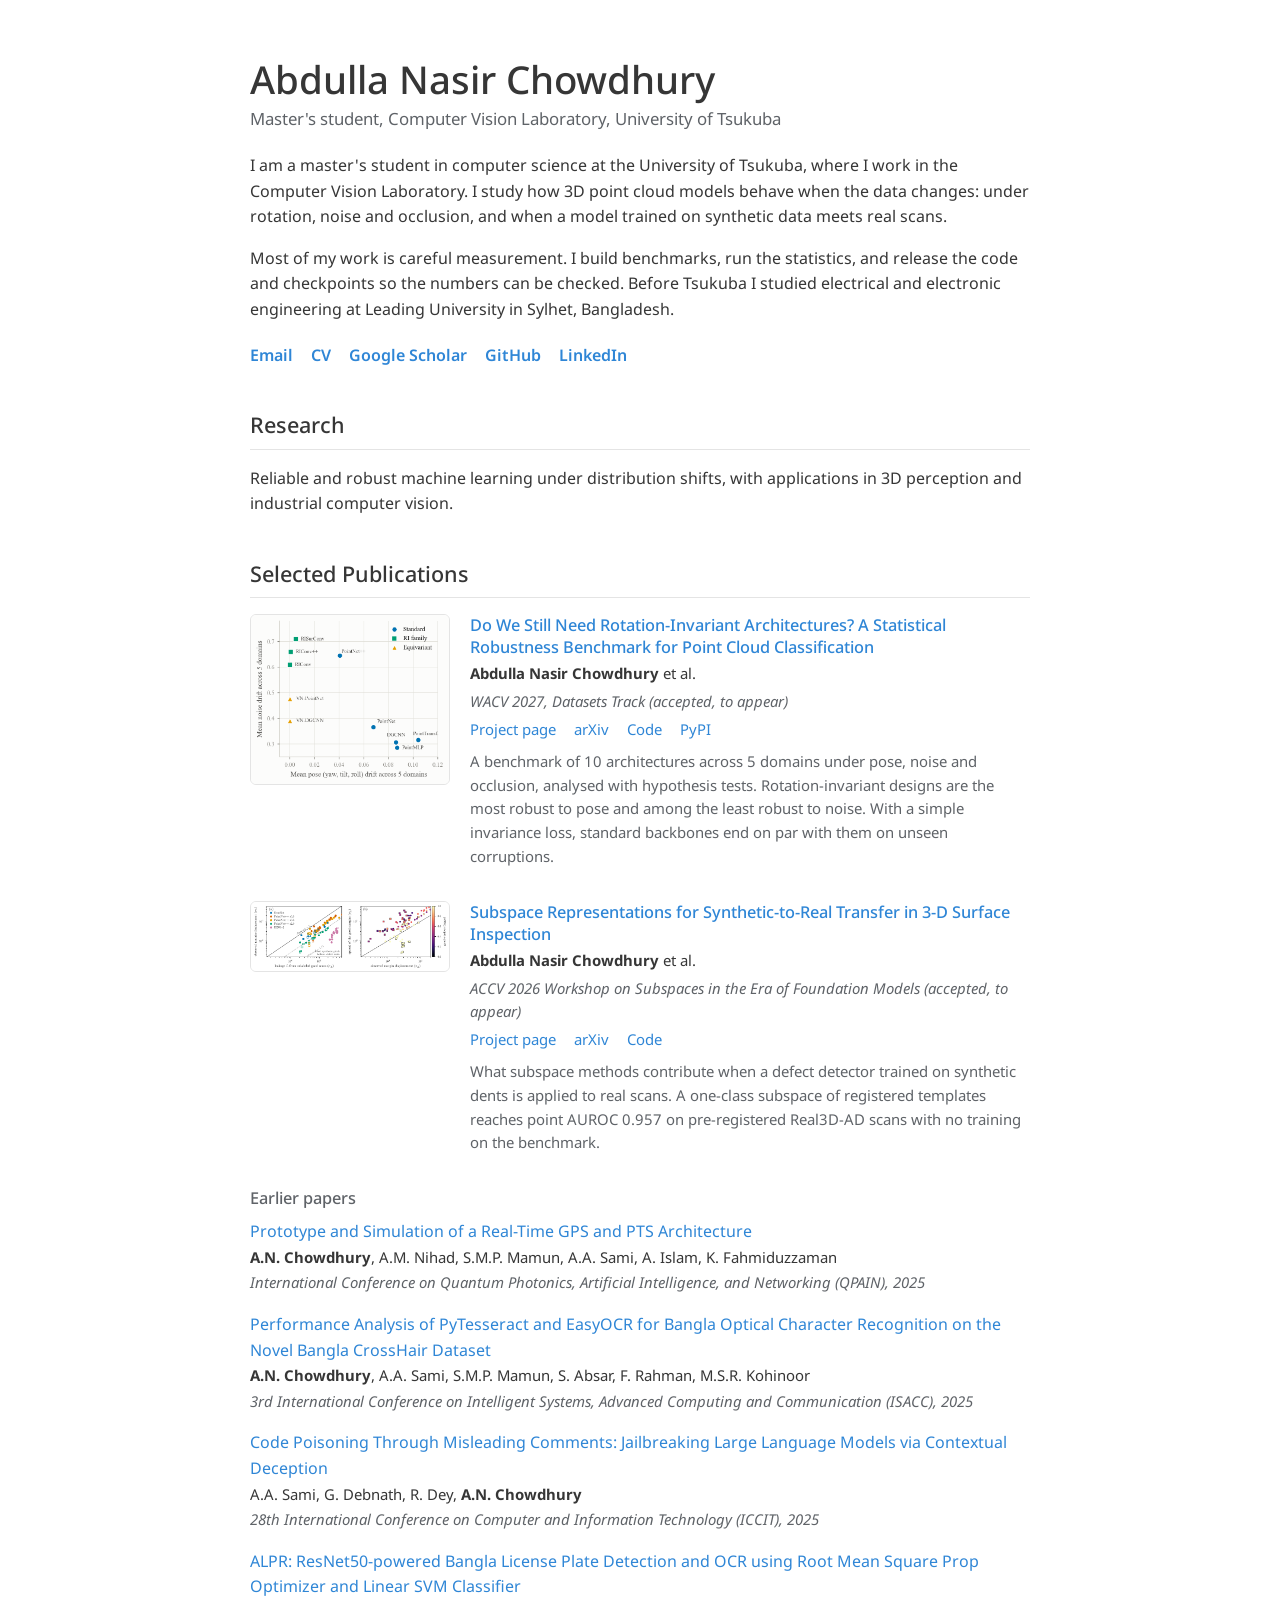
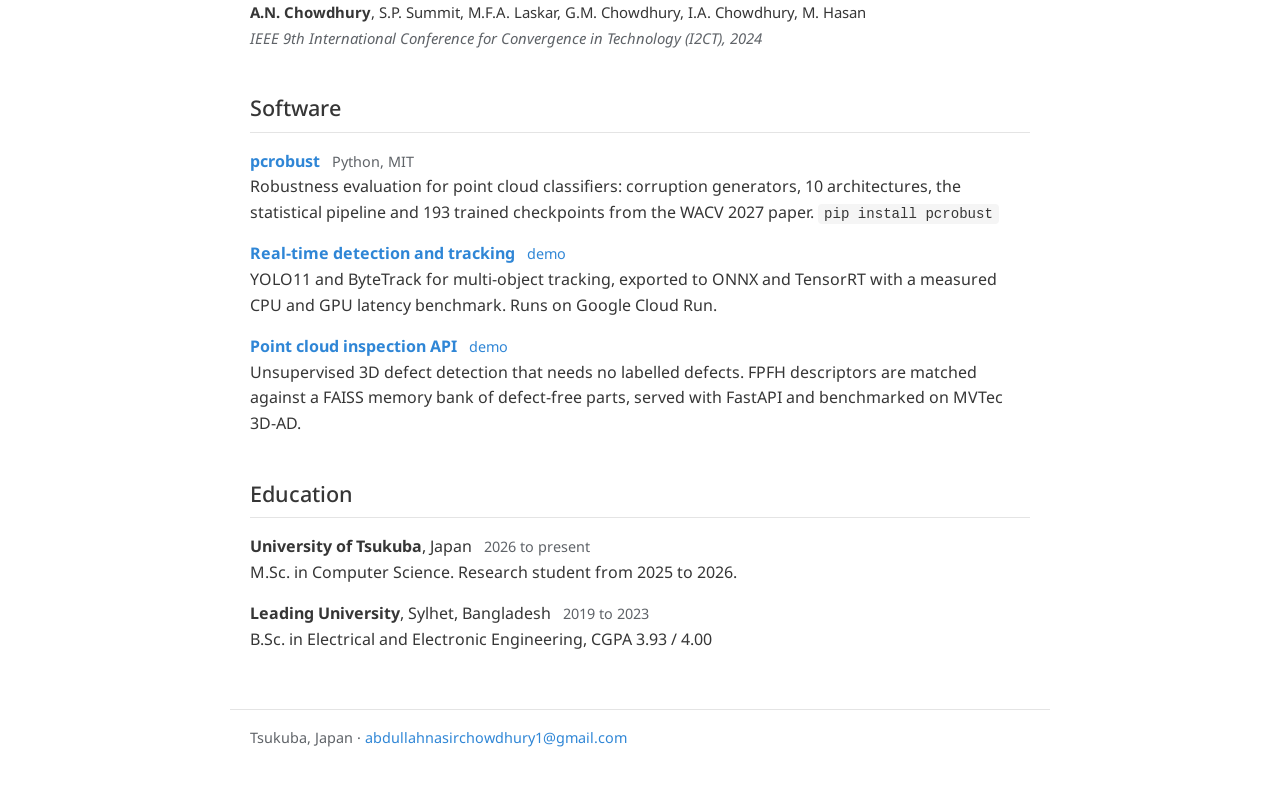
<file: index.html>
<!DOCTYPE html>
<html lang="en">
<head>
<meta charset="utf-8">
<meta name="viewport" content="width=device-width, initial-scale=1">
<title>Abdulla Nasir Chowdhury</title>
<meta name="description" content="Abdulla Nasir Chowdhury is a master's student in the Computer Vision Laboratory at the University of Tsukuba, working on 3D point cloud robustness and synthetic-to-real transfer.">
<meta name="author" content="Abdulla Nasir Chowdhury">
<meta property="og:title" content="Abdulla Nasir Chowdhury">
<meta property="og:description" content="Master's student in computer vision at the University of Tsukuba. 3D point clouds, robustness, synthetic-to-real transfer.">
<meta property="og:type" content="website">
<meta property="og:url" content="https://abdullah-nasir-chowdhury.github.io/">
<link rel="canonical" href="https://abdullah-nasir-chowdhury.github.io/">
<link rel="preconnect" href="https://fonts.googleapis.com">
<link href="https://fonts.googleapis.com/css?family=Google+Sans:400,500|Noto+Sans:400,600&display=swap" rel="stylesheet">
<link rel="stylesheet" href="home.css">
</head>
<body>

<main>

<header class="intro">
  <h1>Abdulla Nasir Chowdhury</h1>
  <p class="role">Master's student, Computer Vision Laboratory, University of Tsukuba</p>

  <p>
    I am a master's student in computer science at the University of Tsukuba, where I work in the
    Computer Vision Laboratory.
    I study how 3D point cloud models behave when the data changes: under rotation, noise and occlusion,
    and when a model trained on synthetic data meets real scans.
  </p>
  <p>
    Most of my work is careful measurement. I build benchmarks, run the statistics, and release the code
    and checkpoints so the numbers can be checked. Before Tsukuba I studied electrical and electronic
    engineering at Leading University in Sylhet, Bangladesh.
  </p>

  <p class="links">
    <a href="mailto:abdullahnasirchowdhury1@gmail.com">Email</a>
    <a href="cv.pdf">CV</a>
    <a href="https://scholar.google.com/citations?user=tHsPqpkAAAAJ&hl=en">Google Scholar</a>
    <a href="https://github.com/Abdullah-Nasir-Chowdhury">GitHub</a>
    <a href="https://www.linkedin.com/in/anc19990/">LinkedIn</a>
  </p>
</header>

<section>
  <h2>Research</h2>
  <p>
    Reliable and robust machine learning under distribution shifts, with applications in 3D perception
    and industrial computer vision.
  </p>
</section>

<section>
  <h2>Selected Publications</h2>

  <article class="pub">
    <a class="thumb" href="projects/wacv2027/"><img src="projects/wacv2027/assets/tradeoff_scatter.png" alt="Pose versus noise robustness for ten point cloud backbones" loading="lazy"></a>
    <div>
      <h3><a href="projects/wacv2027/">Do We Still Need Rotation-Invariant Architectures? A Statistical Robustness Benchmark for Point Cloud Classification</a></h3>
      <p class="authors"><strong>Abdulla Nasir Chowdhury</strong> et al.</p>
      <p class="venue">WACV 2027, Datasets Track (accepted, to appear)</p>
      <p class="pub-links">
        <a href="projects/wacv2027/">Project page</a>
        <a href="https://arxiv.org/abs/2611.03952">arXiv</a>
        <a href="https://github.com/Abdullah-Nasir-Chowdhury/pcrobust">Code</a>
        <a href="https://pypi.org/project/pcrobust/">PyPI</a>
      </p>
      <p class="summary">
        A benchmark of 10 architectures across 5 domains under pose, noise and occlusion, analysed with
        hypothesis tests. Rotation-invariant designs are the most robust to pose and among the least robust
        to noise. With a simple invariance loss, standard backbones end on par with them on unseen corruptions.
      </p>
    </div>
  </article>

  <article class="pub">
    <a class="thumb" href="projects/accv2026/"><img src="projects/accv2026/assets/fig_leak.png" alt="Leakage diagnostic for the nearest-subspace rule" loading="lazy"></a>
    <div>
      <h3><a href="projects/accv2026/">Subspace Representations for Synthetic-to-Real Transfer in 3-D Surface Inspection</a></h3>
      <p class="authors"><strong>Abdulla Nasir Chowdhury</strong> et al.</p>
      <p class="venue">ACCV 2026 Workshop on Subspaces in the Era of Foundation Models (accepted, to appear)</p>
      <p class="pub-links">
        <a href="projects/accv2026/">Project page</a>
        <a href="https://arxiv.org/abs/2611.02744">arXiv</a>
        <a href="https://github.com/Abdullah-Nasir-Chowdhury/subspace-surface-inspection">Code</a>
      </p>
      <p class="summary">
        What subspace methods contribute when a defect detector trained on synthetic dents is applied to real
        scans. A one-class subspace of registered templates reaches point AUROC 0.957 on pre-registered
        Real3D-AD scans with no training on the benchmark.
      </p>
    </div>
  </article>

  <h3 class="sub">Earlier papers</h3>
  <ul class="plain">
    <li>
      <a href="https://ieeexplore.ieee.org/document/11172005">Prototype and Simulation of a Real-Time GPS and PTS Architecture</a><br>
      <span class="authors"><strong>A.N. Chowdhury</strong>, A.M. Nihad, S.M.P. Mamun, A.A. Sami, A. Islam, K. Fahmiduzzaman</span><br>
      <span class="venue">International Conference on Quantum Photonics, Artificial Intelligence, and Networking (QPAIN), 2025</span>
    </li>
    <li>
      <a href="https://ieeexplore.ieee.org/document/10969286">Performance Analysis of PyTesseract and EasyOCR for Bangla Optical Character Recognition on the Novel Bangla CrossHair Dataset</a><br>
      <span class="authors"><strong>A.N. Chowdhury</strong>, A.A. Sami, S.M.P. Mamun, S. Absar, F. Rahman, M.S.R. Kohinoor</span><br>
      <span class="venue">3rd International Conference on Intelligent Systems, Advanced Computing and Communication (ISACC), 2025</span>
    </li>
    <li>
      <a href="https://www.researchgate.net/publication/400360433_Code_Poisoning_Through_Misleading_Comments_Jailbreaking_Large_Language_Models_via_Contextual_Deception">Code Poisoning Through Misleading Comments: Jailbreaking Large Language Models via Contextual Deception</a><br>
      <span class="authors">A.A. Sami, G. Debnath, R. Dey, <strong>A.N. Chowdhury</strong></span><br>
      <span class="venue">28th International Conference on Computer and Information Technology (ICCIT), 2025</span>
    </li>
    <li>
      <a href="https://ieeexplore.ieee.org/document/10543675">ALPR: ResNet50-powered Bangla License Plate Detection and OCR using Root Mean Square Prop Optimizer and Linear SVM Classifier</a><br>
      <span class="authors"><strong>A.N. Chowdhury</strong>, S.P. Summit, M.F.A. Laskar, G.M. Chowdhury, I.A. Chowdhury, M. Hasan</span><br>
      <span class="venue">IEEE 9th International Conference for Convergence in Technology (I2CT), 2024</span>
    </li>
  </ul>
</section>

<section>
  <h2>Software</h2>
  <ul class="plain">
    <li>
      <a href="https://github.com/Abdullah-Nasir-Chowdhury/pcrobust"><strong>pcrobust</strong></a>
      <span class="meta">Python, MIT</span><br>
      Robustness evaluation for point cloud classifiers: corruption generators, 10 architectures, the
      statistical pipeline and 193 trained checkpoints from the WACV 2027 paper.
      <code>pip install pcrobust</code>
    </li>
    <li>
      <a href="https://github.com/Abdullah-Nasir-Chowdhury/realtime-detection-tracking"><strong>Real-time detection and tracking</strong></a>
      <span class="meta"><a href="https://dtrack-727953311125.asia-northeast1.run.app/demo">demo</a></span><br>
      YOLO11 and ByteTrack for multi-object tracking, exported to ONNX and TensorRT with a measured CPU
      and GPU latency benchmark. Runs on Google Cloud Run.
    </li>
    <li>
      <a href="https://github.com/Abdullah-Nasir-Chowdhury/pointcloud-inspection-api"><strong>Point cloud inspection API</strong></a>
      <span class="meta"><a href="https://pcinspect-727953311125.asia-northeast1.run.app/demo">demo</a></span><br>
      Unsupervised 3D defect detection that needs no labelled defects. FPFH descriptors are matched against
      a FAISS memory bank of defect-free parts, served with FastAPI and benchmarked on MVTec 3D-AD.
    </li>
  </ul>
</section>

<section>
  <h2>Education</h2>
  <ul class="plain">
    <li>
      <strong>University of Tsukuba</strong>, Japan <span class="meta">2026 to present</span><br>
      M.Sc. in Computer Science. Research student from 2025 to 2026.
    </li>
    <li>
      <strong>Leading University</strong>, Sylhet, Bangladesh <span class="meta">2019 to 2023</span><br>
      B.Sc. in Electrical and Electronic Engineering, CGPA 3.93 / 4.00
    </li>
  </ul>
</section>

</main>

<footer>
  <p>Tsukuba, Japan · <a href="mailto:abdullahnasirchowdhury1@gmail.com">abdullahnasirchowdhury1@gmail.com</a></p>
</footer>

</body>
</html>
</file>
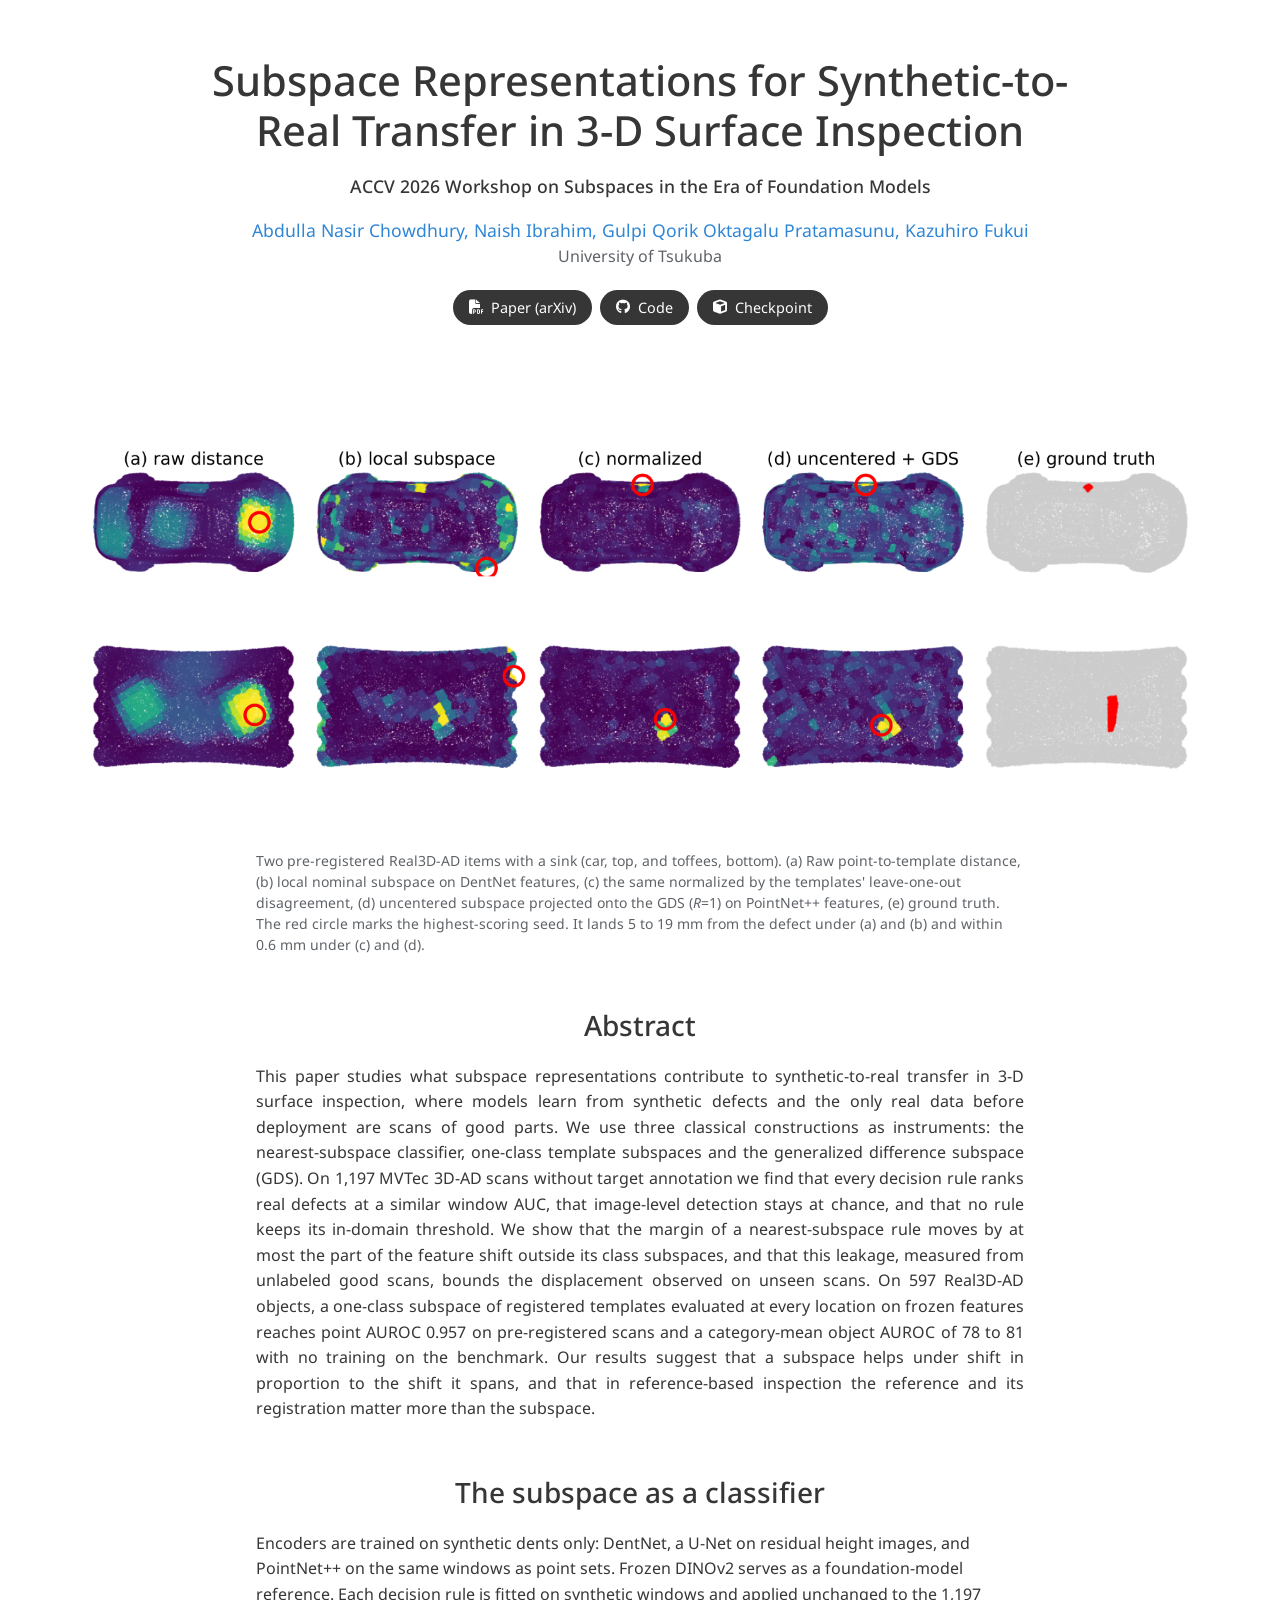
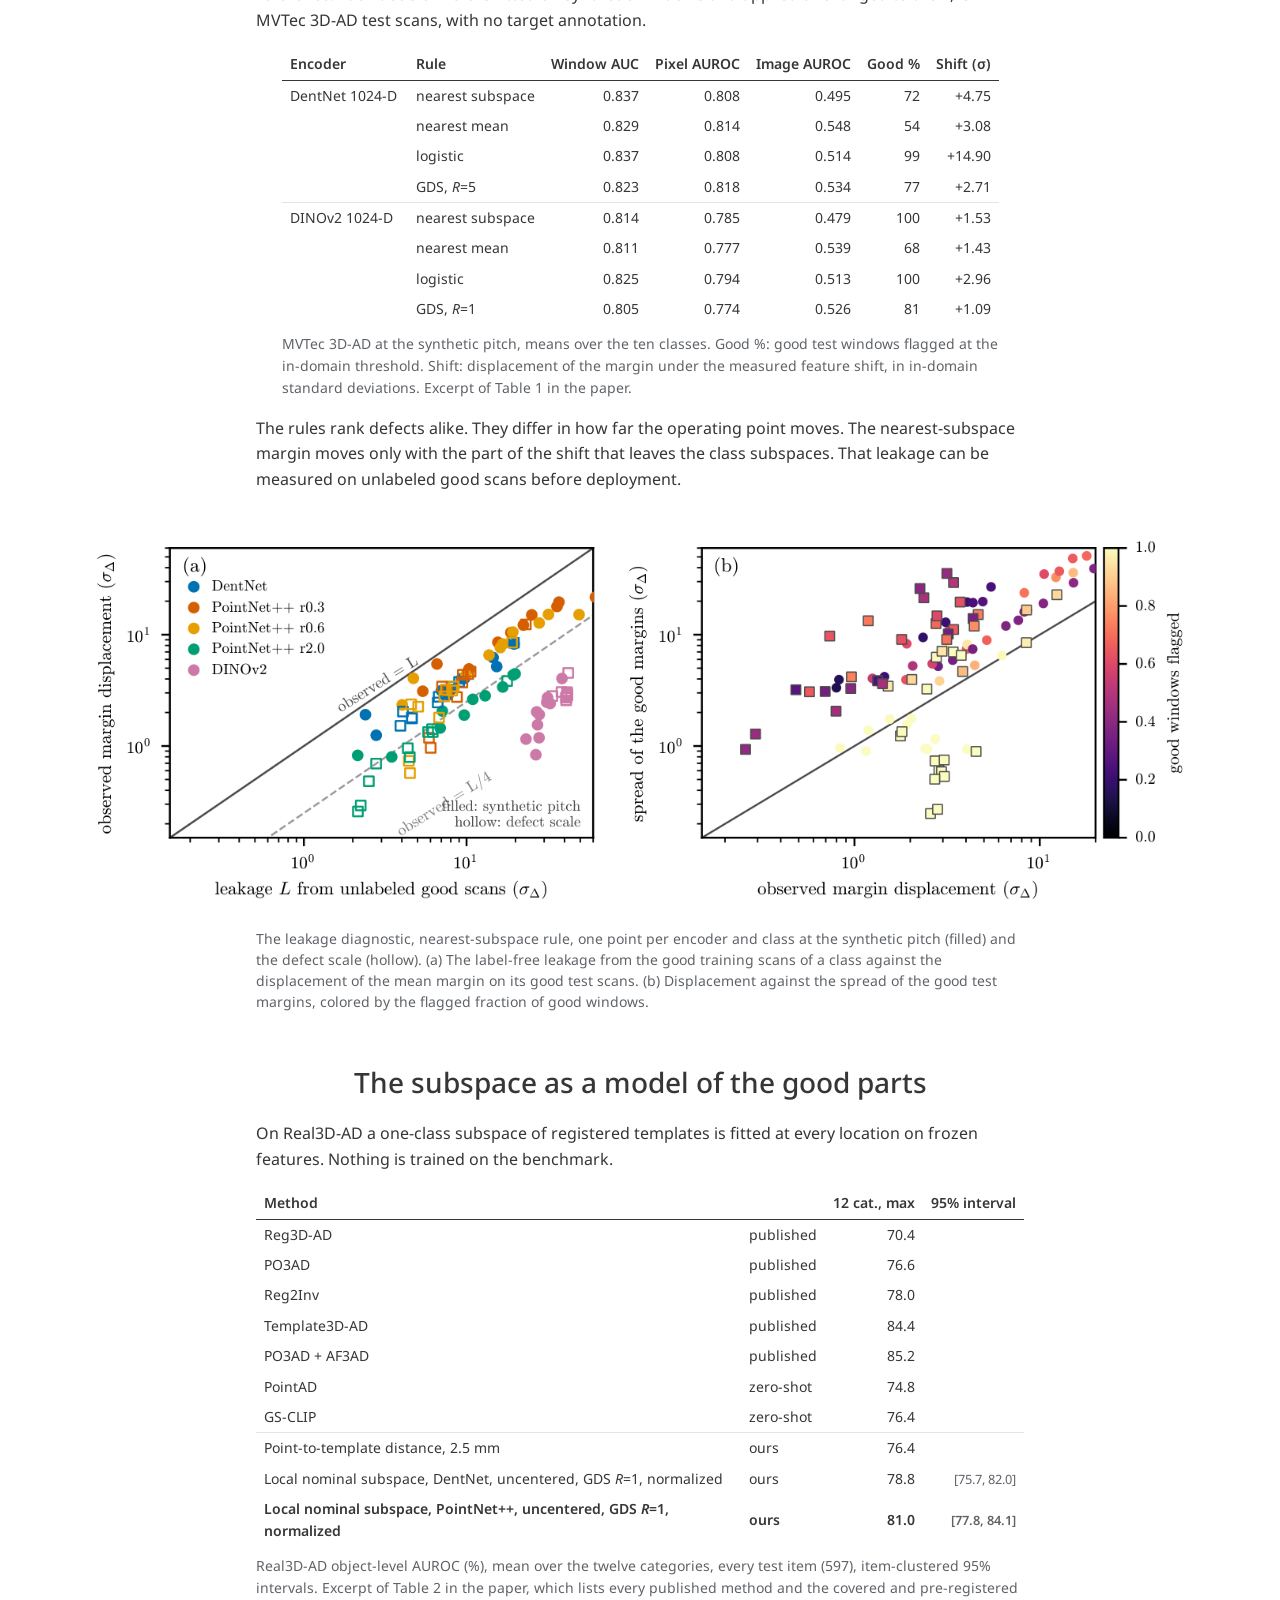
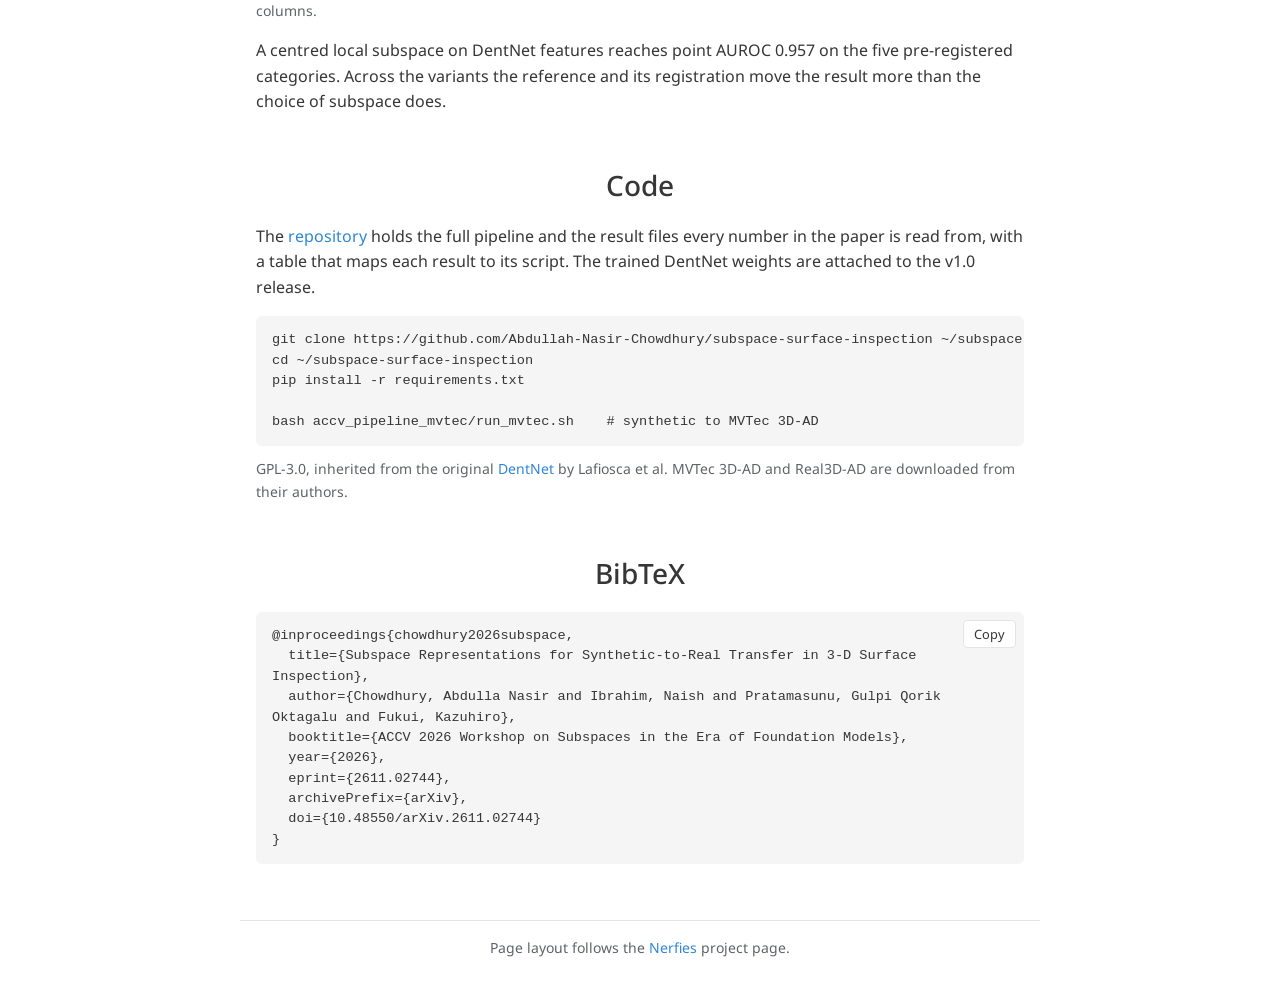
<file: projects/accv2026/index.html>
<!DOCTYPE html>
<html lang="en">
<head>
  <meta charset="utf-8">
  <meta name="viewport" content="width=device-width, initial-scale=1">
  <title>Subspace Representations for Synthetic-to-Real Transfer in 3-D Surface Inspection</title>
  <meta name="description" content="ACCV 2026 Workshop. What subspace representations contribute when an inspection model trained on synthetic defects meets real scans, measured on MVTec 3D-AD and Real3D-AD.">
  <meta property="og:title" content="Subspace Representations for Synthetic-to-Real Transfer in 3-D Surface Inspection">
  <meta property="og:description" content="ACCV 2026 Workshop on Subspaces in the Era of Foundation Models">
  <meta property="og:type" content="website">
  <meta property="og:url" content="https://abdullah-nasir-chowdhury.github.io/projects/accv2026/">
  <meta property="og:image" content="https://abdullah-nasir-chowdhury.github.io/projects/accv2026/assets/fig_qualitative.png">
  <link rel="stylesheet" href="https://fonts.googleapis.com/css?family=Google+Sans|Noto+Sans&display=swap">
  <link rel="stylesheet" href="https://cdnjs.cloudflare.com/ajax/libs/font-awesome/6.5.1/css/all.min.css">
  <link rel="stylesheet" href="style.css">
</head>
<body>

<header class="hero">
  <h1>Subspace Representations for Synthetic-to-Real Transfer in 3-D Surface Inspection</h1>
  <p class="venue">ACCV 2026 Workshop on Subspaces in the Era of Foundation Models</p>
  <p class="authors">Abdulla Nasir Chowdhury, Naish Ibrahim, Gulpi Qorik Oktagalu Pratamasunu, Kazuhiro Fukui</p>
  <p class="affiliations">University of Tsukuba</p>
  <nav class="links" aria-label="Paper resources">
    <a class="pill" href="https://arxiv.org/abs/2611.02744"><i class="fa-solid fa-file-pdf"></i> Paper (arXiv)</a>
    <a class="pill" href="https://github.com/Abdullah-Nasir-Chowdhury/subspace-surface-inspection"><i class="fa-brands fa-github"></i> Code</a>
    <a class="pill" href="https://github.com/Abdullah-Nasir-Chowdhury/subspace-surface-inspection/releases/tag/v1.0"><i class="fa-solid fa-cube"></i> Checkpoint</a>
  </nav>
</header>

<main>
  <figure class="wide">
    <img src="assets/fig_qualitative.png" width="1584" height="638" alt="Two Real3D-AD objects with a sink defect, a car and a toffee, each shown five times with points colored by a different score: the raw point-to-template distance, the local nominal subspace on DentNet features, the same normalized, the uncentered subspace projected onto the generalized difference subspace on PointNet++ features, and the ground truth.">
    <figcaption>Two pre-registered Real3D-AD items with a sink (car, top, and toffees, bottom). (a) Raw point-to-template distance, (b) local nominal subspace on DentNet features, (c) the same normalized by the templates' leave-one-out disagreement, (d) uncentered subspace projected onto the GDS (<i>R</i>=1) on PointNet++ features, (e) ground truth. The red circle marks the highest-scoring seed. It lands 5 to 19 mm from the defect under (a) and (b) and within 0.6 mm under (c) and (d).</figcaption>
  </figure>

  <section>
    <h2>Abstract</h2>
    <p class="abstract">This paper studies what subspace representations contribute to synthetic-to-real transfer in 3-D surface inspection, where models learn from synthetic defects and the only real data before deployment are scans of good parts. We use three classical constructions as instruments: the nearest-subspace classifier, one-class template subspaces and the generalized difference subspace (GDS). On 1,197 MVTec 3D-AD scans without target annotation we find that every decision rule ranks real defects at a similar window AUC, that image-level detection stays at chance, and that no rule keeps its in-domain threshold. We show that the margin of a nearest-subspace rule moves by at most the part of the feature shift outside its class subspaces, and that this leakage, measured from unlabeled good scans, bounds the displacement observed on unseen scans. On 597 Real3D-AD objects, a one-class subspace of registered templates evaluated at every location on frozen features reaches point AUROC 0.957 on pre-registered scans and a category-mean object AUROC of 78 to 81 with no training on the benchmark. Our results suggest that a subspace helps under shift in proportion to the shift it spans, and that in reference-based inspection the reference and its registration matter more than the subspace.</p>
  </section>

  <section>
    <h2>The subspace as a classifier</h2>
    <p>Encoders are trained on synthetic dents only: DentNet, a U-Net on residual height images, and PointNet++ on the same windows as point sets. Frozen DINOv2 serves as a foundation-model reference. Each decision rule is fitted on synthetic windows and applied unchanged to the 1,197 MVTec 3D-AD test scans, with no target annotation.</p>
    <div class="table-wrap">
      <table class="results">
        <caption>MVTec 3D-AD at the synthetic pitch, means over the ten classes. Good %: good test windows flagged at the in-domain threshold. Shift: displacement of the margin under the measured feature shift, in in-domain standard deviations. Excerpt of Table 1 in the paper.</caption>
        <thead>
          <tr><th>Encoder</th><th>Rule</th><th>Window AUC</th><th>Pixel AUROC</th><th>Image AUROC</th><th>Good %</th><th>Shift (&sigma;)</th></tr>
        </thead>
        <tbody>
          <tr class="group"><td>DentNet 1024-D</td><td>nearest subspace</td><td>0.837</td><td>0.808</td><td>0.495</td><td>72</td><td>+4.75</td></tr>
          <tr><td></td><td>nearest mean</td><td>0.829</td><td>0.814</td><td>0.548</td><td>54</td><td>+3.08</td></tr>
          <tr><td></td><td>logistic</td><td>0.837</td><td>0.808</td><td>0.514</td><td>99</td><td>+14.90</td></tr>
          <tr><td></td><td>GDS, <i>R</i>=5</td><td>0.823</td><td>0.818</td><td>0.534</td><td>77</td><td>+2.71</td></tr>
          <tr class="group"><td>DINOv2 1024-D</td><td>nearest subspace</td><td>0.814</td><td>0.785</td><td>0.479</td><td>100</td><td>+1.53</td></tr>
          <tr><td></td><td>nearest mean</td><td>0.811</td><td>0.777</td><td>0.539</td><td>68</td><td>+1.43</td></tr>
          <tr><td></td><td>logistic</td><td>0.825</td><td>0.794</td><td>0.513</td><td>100</td><td>+2.96</td></tr>
          <tr><td></td><td>GDS, <i>R</i>=1</td><td>0.805</td><td>0.774</td><td>0.526</td><td>81</td><td>+1.09</td></tr>
        </tbody>
      </table>
    </div>
    <p>The rules rank defects alike. They differ in how far the operating point moves. The nearest-subspace margin moves only with the part of the shift that leaves the class subspaces. That leakage can be measured on unlabeled good scans before deployment.</p>
    <figure class="wide">
      <img src="assets/fig_leak.png" width="1417" height="498" loading="lazy" alt="Two scatter plots, one point per encoder and MVTec 3D-AD class. Left: label-free leakage against the displacement of the mean margin on good test scans. Right: displacement against the spread of good test margins, colored by the flagged fraction of good windows.">
      <figcaption>The leakage diagnostic, nearest-subspace rule, one point per encoder and class at the synthetic pitch (filled) and the defect scale (hollow). (a) The label-free leakage from the good training scans of a class against the displacement of the mean margin on its good test scans. (b) Displacement against the spread of the good test margins, colored by the flagged fraction of good windows.</figcaption>
    </figure>
  </section>

  <section>
    <h2>The subspace as a model of the good parts</h2>
    <p>On Real3D-AD a one-class subspace of registered templates is fitted at every location on frozen features. Nothing is trained on the benchmark.</p>
    <div class="table-wrap">
      <table class="results">
        <caption>Real3D-AD object-level AUROC (%), mean over the twelve categories, every test item (597), item-clustered 95% intervals. Excerpt of Table 2 in the paper, which lists every published method and the covered and pre-registered columns.</caption>
        <thead>
          <tr><th>Method</th><th></th><th>12 cat., max</th><th>95% interval</th></tr>
        </thead>
        <tbody>
          <tr class="group"><td>Reg3D-AD</td><td>published</td><td>70.4</td><td class="ci"></td></tr>
          <tr><td>PO3AD</td><td>published</td><td>76.6</td><td class="ci"></td></tr>
          <tr><td>Reg2Inv</td><td>published</td><td>78.0</td><td class="ci"></td></tr>
          <tr><td>Template3D-AD</td><td>published</td><td>84.4</td><td class="ci"></td></tr>
          <tr><td>PO3AD + AF3AD</td><td>published</td><td>85.2</td><td class="ci"></td></tr>
          <tr><td>PointAD</td><td>zero-shot</td><td>74.8</td><td class="ci"></td></tr>
          <tr><td>GS-CLIP</td><td>zero-shot</td><td>76.4</td><td class="ci"></td></tr>
          <tr class="group"><td>Point-to-template distance, 2.5 mm</td><td>ours</td><td>76.4</td><td class="ci"></td></tr>
          <tr><td>Local nominal subspace, DentNet, uncentered, GDS <i>R</i>=1, normalized</td><td>ours</td><td>78.8</td><td class="ci">[75.7, 82.0]</td></tr>
          <tr class="ours"><td>Local nominal subspace, PointNet++, uncentered, GDS <i>R</i>=1, normalized</td><td>ours</td><td>81.0</td><td class="ci">[77.8, 84.1]</td></tr>
        </tbody>
      </table>
    </div>
    <p>A centred local subspace on DentNet features reaches point AUROC 0.957 on the five pre-registered categories. Across the variants the reference and its registration move the result more than the choice of subspace does.</p>
  </section>

  <section>
    <h2>Code</h2>
    <p>The <a href="https://github.com/Abdullah-Nasir-Chowdhury/subspace-surface-inspection">repository</a> holds the full pipeline and the result files every number in the paper is read from, with a table that maps each result to its script. The trained DentNet weights are attached to the v1.0 release.</p>
    <pre><code>git clone https://github.com/Abdullah-Nasir-Chowdhury/subspace-surface-inspection ~/subspace-surface-inspection
cd ~/subspace-surface-inspection
pip install -r requirements.txt

bash accv_pipeline_mvtec/run_mvtec.sh    # synthetic to MVTec 3D-AD</code></pre>
    <p class="note">GPL-3.0, inherited from the original <a href="https://github.com/decadenza/DentNet">DentNet</a> by Lafiosca et al. MVTec 3D-AD and Real3D-AD are downloaded from their authors.</p>
  </section>

  <section>
    <h2>BibTeX</h2>
    <div class="bibtex">
      <button type="button" id="copy-bib">Copy</button>
      <pre><code id="bib">@inproceedings{chowdhury2026subspace,
  title={Subspace Representations for Synthetic-to-Real Transfer in 3-D Surface Inspection},
  author={Chowdhury, Abdulla Nasir and Ibrahim, Naish and Pratamasunu, Gulpi Qorik Oktagalu and Fukui, Kazuhiro},
  booktitle={ACCV 2026 Workshop on Subspaces in the Era of Foundation Models},
  year={2026},
  eprint={2611.02744},
  archivePrefix={arXiv},
  doi={10.48550/arXiv.2611.02744}
}</code></pre>
    </div>
  </section>
</main>

<footer>Page layout follows the <a href="https://github.com/nerfies/nerfies.github.io">Nerfies</a> project page.</footer>

<script>
  document.getElementById('copy-bib').addEventListener('click', function () {
    var button = this;
    navigator.clipboard.writeText(document.getElementById('bib').textContent).then(function () {
      button.textContent = 'Copied';
      setTimeout(function () { button.textContent = 'Copy'; }, 1500);
    });
  });
</script>
</body>
</html>
</file>
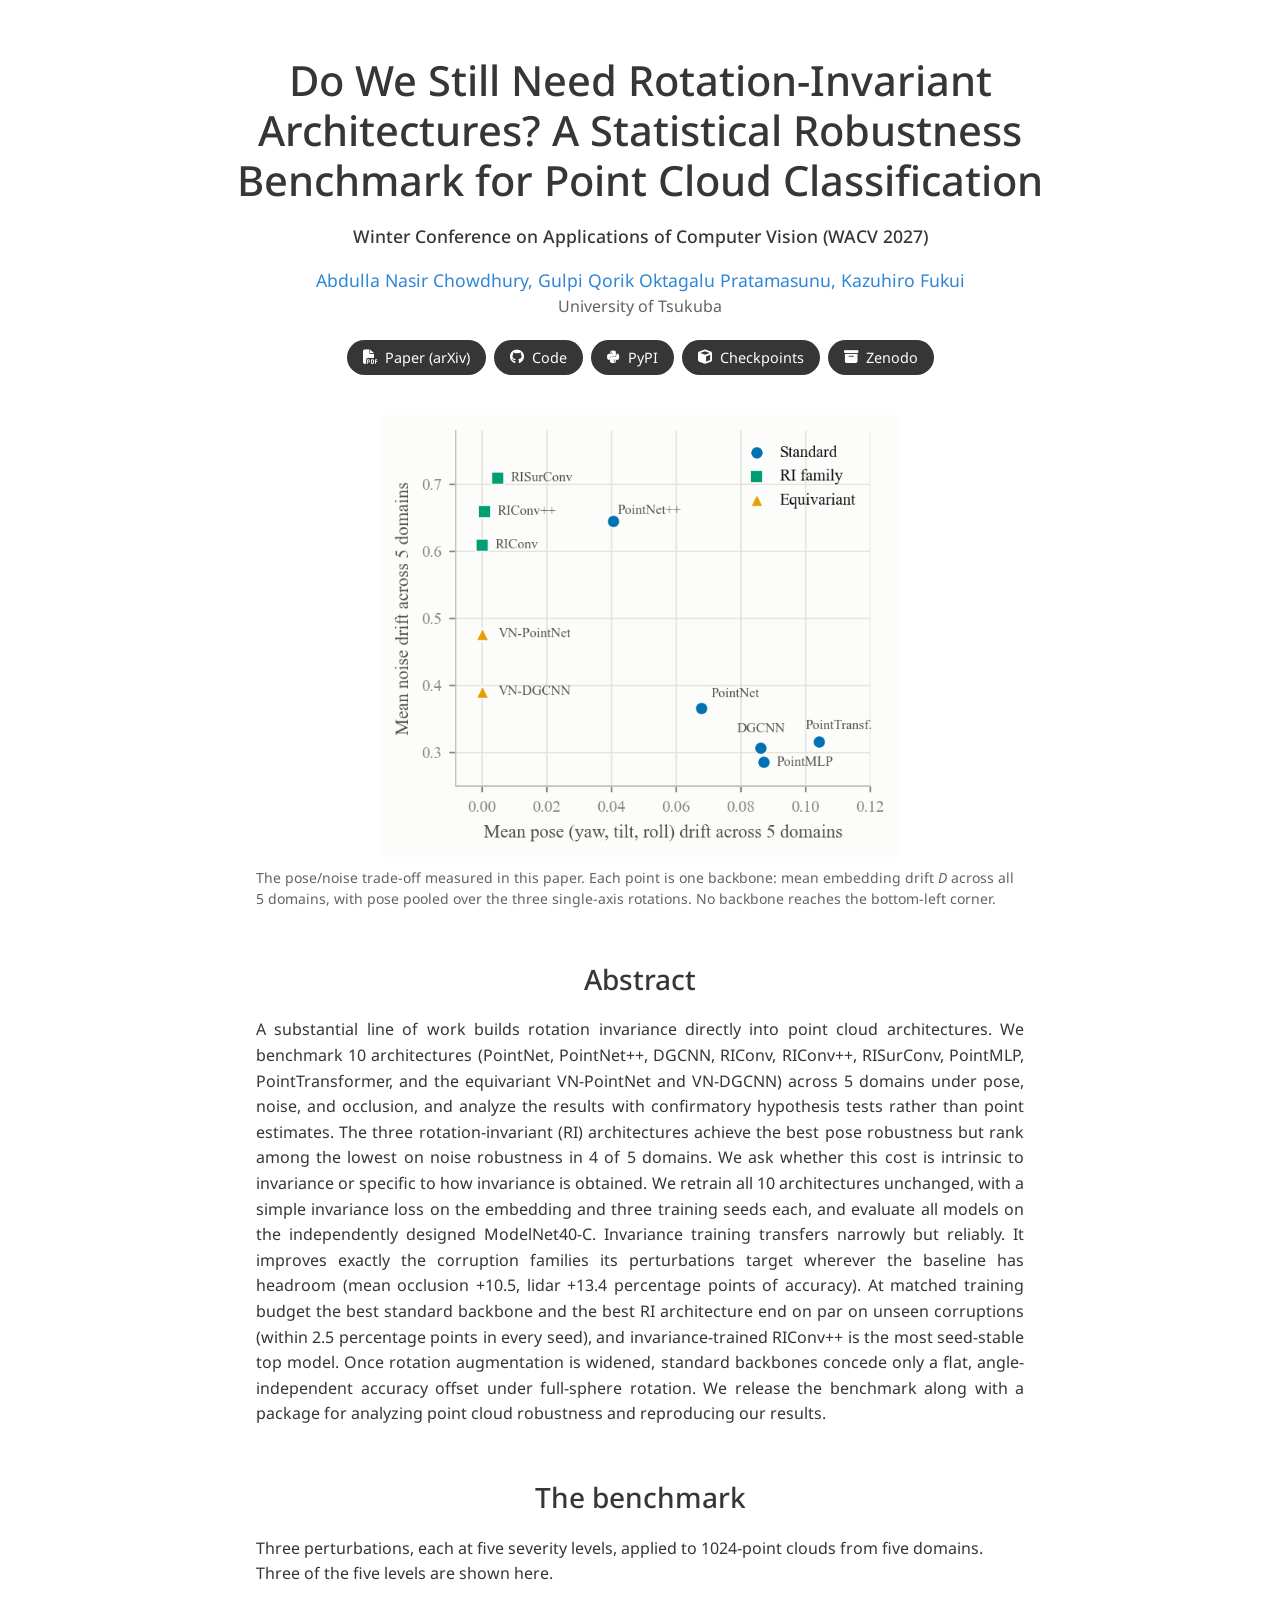
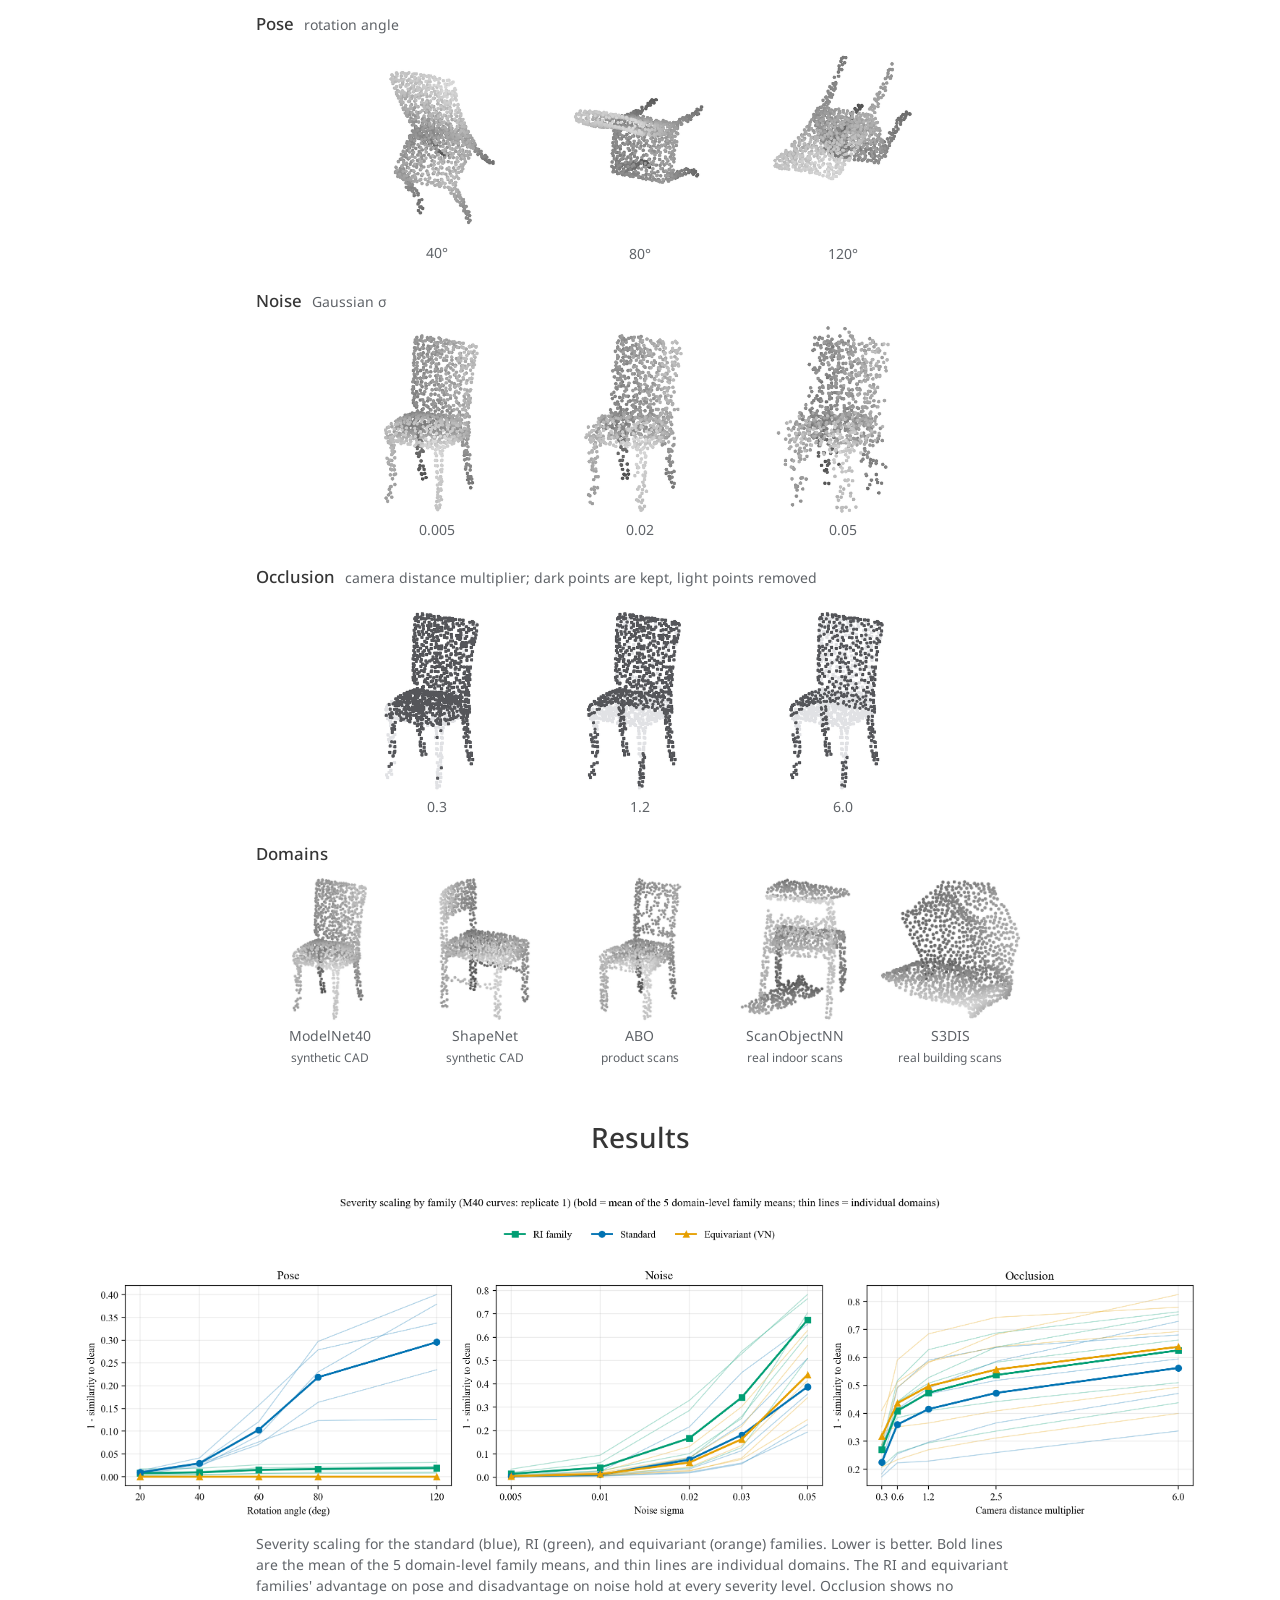
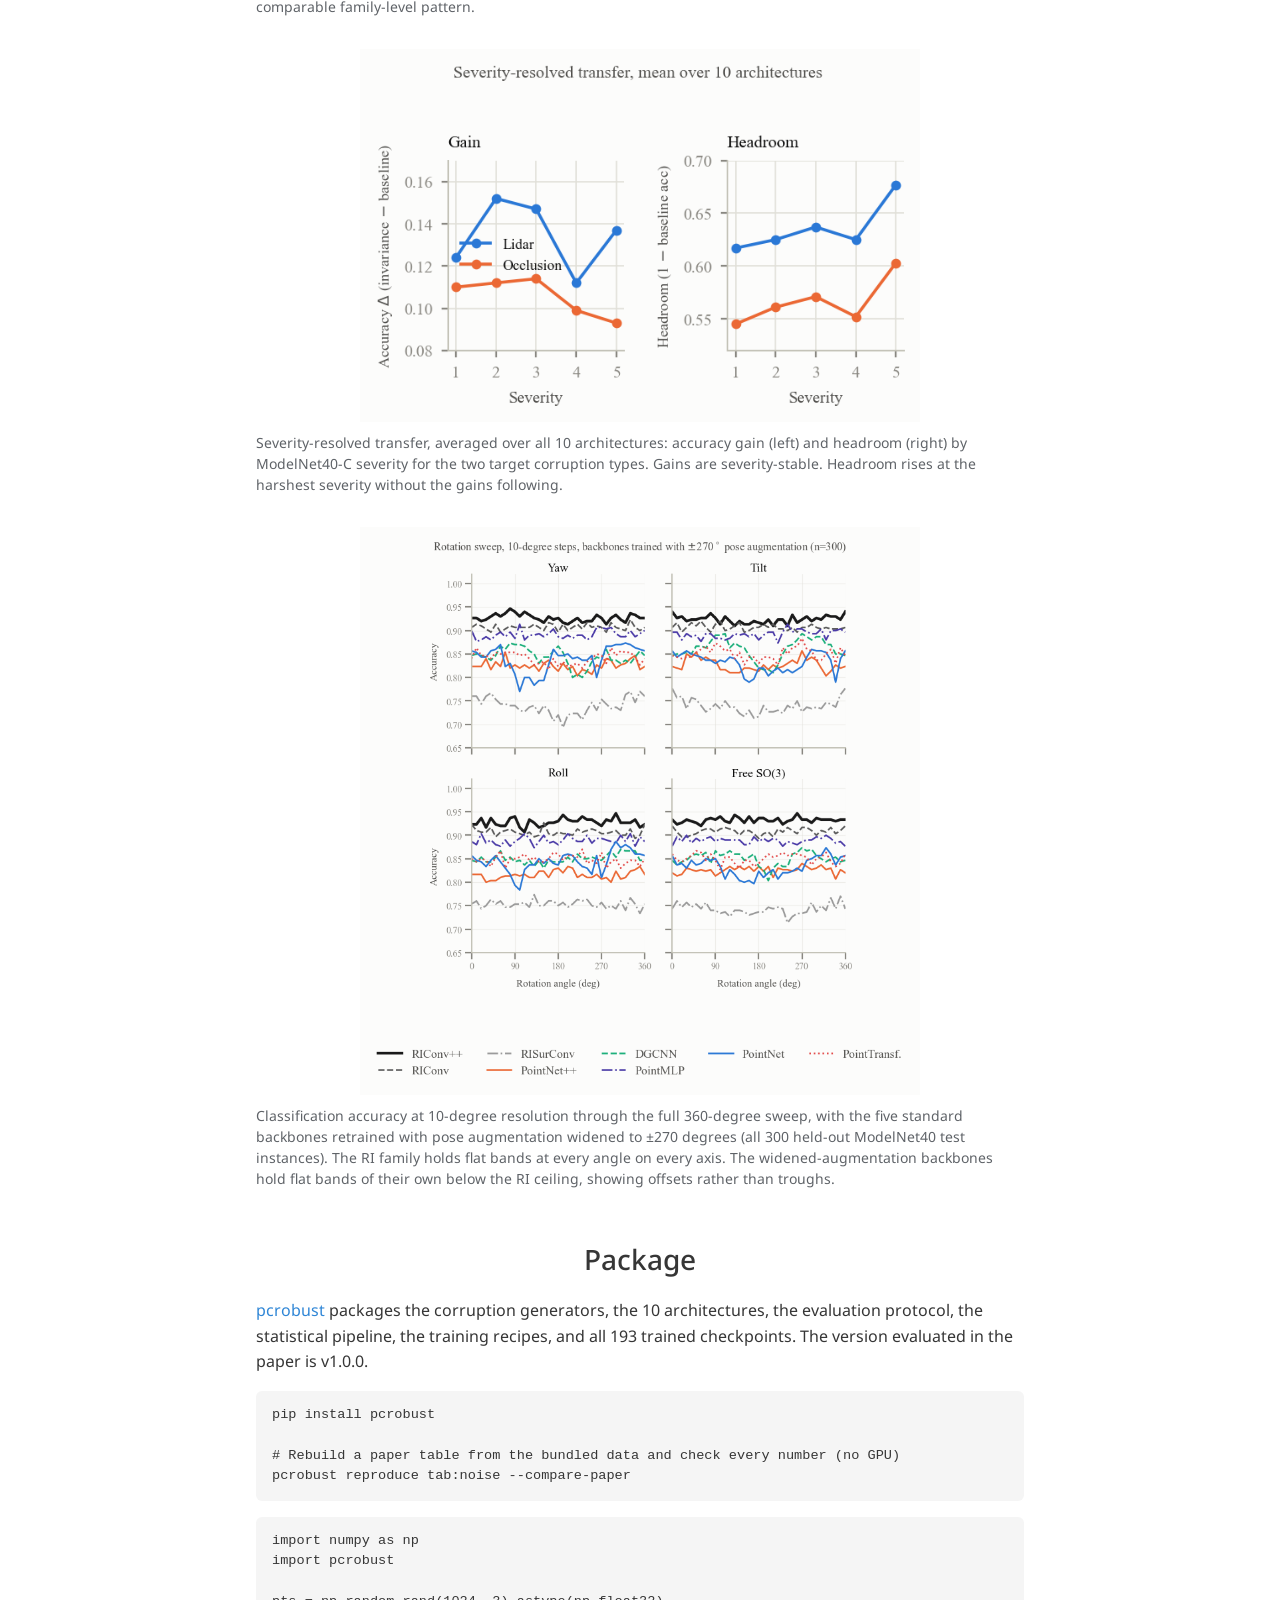
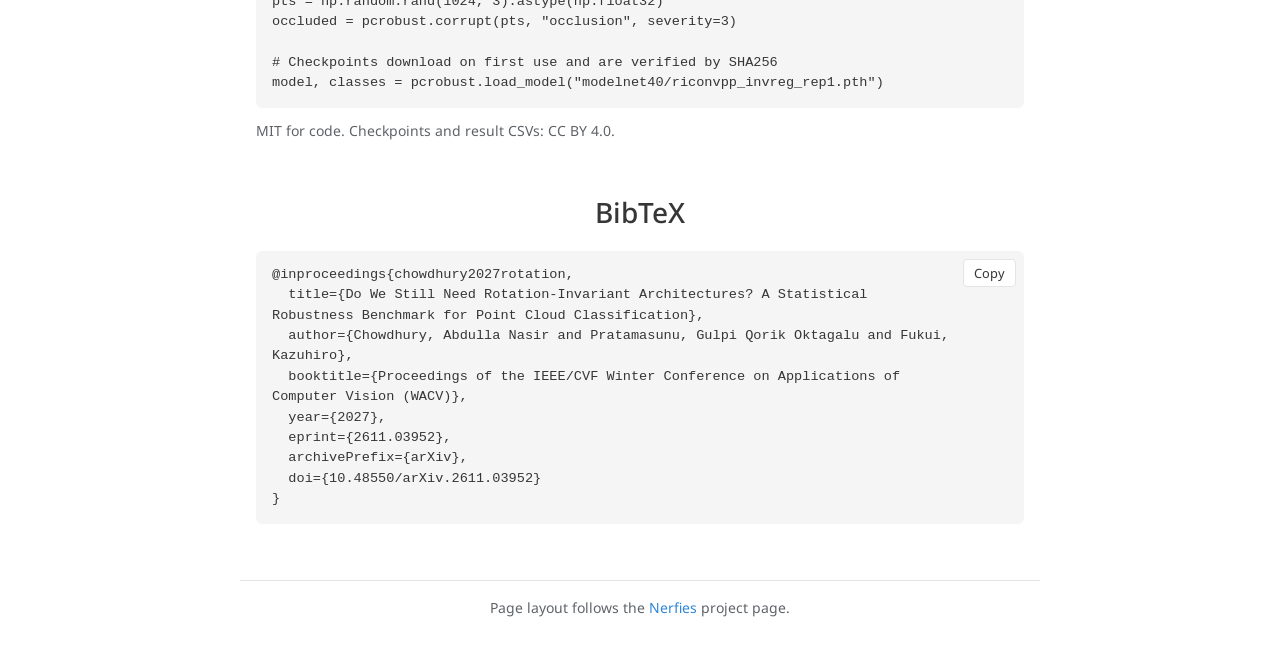
<file: projects/wacv2027/index.html>
<!DOCTYPE html>
<html lang="en">
<head>
  <meta charset="utf-8">
  <meta name="viewport" content="width=device-width, initial-scale=1">
  <title>Do We Still Need Rotation-Invariant Architectures? A Statistical Robustness Benchmark for Point Cloud Classification</title>
  <meta name="description" content="WACV 2027. A statistically powered robustness benchmark of 10 point cloud architectures across 5 domains under pose, noise, and occlusion, with the pcrobust package.">
  <meta property="og:title" content="Do We Still Need Rotation-Invariant Architectures?">
  <meta property="og:description" content="A Statistical Robustness Benchmark for Point Cloud Classification (WACV 2027)">
  <meta property="og:type" content="website">
  <meta property="og:url" content="https://abdullah-nasir-chowdhury.github.io/projects/wacv2027/">
  <meta property="og:image" content="https://abdullah-nasir-chowdhury.github.io/projects/wacv2027/assets/tradeoff_scatter.png">
  <link rel="stylesheet" href="https://fonts.googleapis.com/css?family=Google+Sans|Noto+Sans&display=swap">
  <link rel="stylesheet" href="https://cdnjs.cloudflare.com/ajax/libs/font-awesome/6.5.1/css/all.min.css">
  <link rel="stylesheet" href="style.css">
</head>
<body>

<header class="hero">
  <h1>Do We Still Need Rotation-Invariant Architectures? A Statistical Robustness Benchmark for Point Cloud Classification</h1>
  <p class="venue">Winter Conference on Applications of Computer Vision (WACV 2027)</p>
  <p class="authors">Abdulla Nasir Chowdhury, Gulpi Qorik Oktagalu Pratamasunu, Kazuhiro Fukui</p>
  <p class="affiliations">University of Tsukuba</p>
  <nav class="links" aria-label="Paper resources">
    <a class="pill" href="https://arxiv.org/abs/2611.03952"><i class="fa-solid fa-file-pdf"></i> Paper (arXiv)</a>
    <a class="pill" href="https://github.com/Abdullah-Nasir-Chowdhury/pcrobust"><i class="fa-brands fa-github"></i> Code</a>
    <a class="pill" href="https://pypi.org/project/pcrobust/"><i class="fa-brands fa-python"></i> PyPI</a>
    <a class="pill" href="https://github.com/Abdullah-Nasir-Chowdhury/pcrobust/releases/tag/v1.0.0"><i class="fa-solid fa-cube"></i> Checkpoints</a>
    <a class="pill" href="https://doi.org/10.5281/zenodo.23847450"><i class="fa-solid fa-box-archive"></i> Zenodo</a>
  </nav>
</header>

<main>
  <figure class="teaser">
    <img src="assets/tradeoff_scatter.png" width="667" height="567" alt="Scatter plot of mean noise drift against mean pose drift for the 10 backbones. RI and equivariant models sit near zero pose drift with high noise drift; most standard backbones sit at higher pose drift and lower noise drift.">
    <figcaption>The pose/noise trade-off measured in this paper. Each point is one backbone: mean embedding drift <i>D</i> across all 5 domains, with pose pooled over the three single-axis rotations. No backbone reaches the bottom-left corner.</figcaption>
  </figure>

  <section>
    <h2>Abstract</h2>
    <p class="abstract">A substantial line of work builds rotation invariance directly into point cloud architectures. We benchmark 10 architectures (PointNet, PointNet++, DGCNN, RIConv, RIConv++, RISurConv, PointMLP, PointTransformer, and the equivariant VN-PointNet and VN-DGCNN) across 5 domains under pose, noise, and occlusion, and analyze the results with confirmatory hypothesis tests rather than point estimates. The three rotation-invariant (RI) architectures achieve the best pose robustness but rank among the lowest on noise robustness in 4 of 5 domains. We ask whether this cost is intrinsic to invariance or specific to how invariance is obtained. We retrain all 10 architectures unchanged, with a simple invariance loss on the embedding and three training seeds each, and evaluate all models on the independently designed ModelNet40-C. Invariance training transfers narrowly but reliably. It improves exactly the corruption families its perturbations target wherever the baseline has headroom (mean occlusion +10.5, lidar +13.4 percentage points of accuracy). At matched training budget the best standard backbone and the best RI architecture end on par on unseen corruptions (within 2.5 percentage points in every seed), and invariance-trained RIConv++ is the most seed-stable top model. Once rotation augmentation is widened, standard backbones concede only a flat, angle-independent accuracy offset under full-sphere rotation. We release the benchmark along with a package for analyzing point cloud robustness and reproducing our results.</p>
  </section>

  <section>
    <h2>The benchmark</h2>
    <p>Three perturbations, each at five severity levels, applied to 1024-point clouds from five domains. Three of the five levels are shown here.</p>
    <div class="strip-group">
      <h3>Pose <span>rotation angle</span></h3>
      <div class="strip">
        <figure><img src="assets/pose_40.png" width="360" height="360" loading="lazy" alt="Chair rotated 40 degrees"><figcaption>40&deg;</figcaption></figure>
        <figure><img src="assets/pose_80.png" width="360" height="360" loading="lazy" alt="Chair rotated 80 degrees"><figcaption>80&deg;</figcaption></figure>
        <figure><img src="assets/pose_120.png" width="360" height="360" loading="lazy" alt="Chair rotated 120 degrees"><figcaption>120&deg;</figcaption></figure>
      </div>
    </div>
    <div class="strip-group">
      <h3>Noise <span>Gaussian &sigma;</span></h3>
      <div class="strip">
        <figure><img src="assets/noise_0_005.png" width="360" height="360" loading="lazy" alt="Chair with noise sigma 0.005"><figcaption>0.005</figcaption></figure>
        <figure><img src="assets/noise_0_02.png" width="360" height="360" loading="lazy" alt="Chair with noise sigma 0.02"><figcaption>0.02</figcaption></figure>
        <figure><img src="assets/noise_0_05.png" width="360" height="360" loading="lazy" alt="Chair with noise sigma 0.05"><figcaption>0.05</figcaption></figure>
      </div>
    </div>
    <div class="strip-group">
      <h3>Occlusion <span>camera distance multiplier; dark points are kept, light points removed</span></h3>
      <div class="strip">
        <figure><img src="assets/occ_0_3.png" width="360" height="360" loading="lazy" alt="Chair under hidden point removal, camera multiplier 0.3"><figcaption>0.3</figcaption></figure>
        <figure><img src="assets/occ_1_2.png" width="360" height="360" loading="lazy" alt="Chair under hidden point removal, camera multiplier 1.2"><figcaption>1.2</figcaption></figure>
        <figure><img src="assets/occ_6_0.png" width="360" height="360" loading="lazy" alt="Chair under hidden point removal, camera multiplier 6.0"><figcaption>6.0</figcaption></figure>
      </div>
    </div>
    <div class="strip-group">
      <h3>Domains</h3>
      <div class="strip five">
        <figure><img src="assets/ds_modelnet40.png" width="360" height="360" loading="lazy" alt="ModelNet40 sample"><figcaption>ModelNet40<br><small>synthetic CAD</small></figcaption></figure>
        <figure><img src="assets/ds_shapenet.png" width="360" height="360" loading="lazy" alt="ShapeNet sample"><figcaption>ShapeNet<br><small>synthetic CAD</small></figcaption></figure>
        <figure><img src="assets/ds_abo.png" width="360" height="360" loading="lazy" alt="ABO sample"><figcaption>ABO<br><small>product scans</small></figcaption></figure>
        <figure><img src="assets/ds_scanobjectnn.png" width="360" height="360" loading="lazy" alt="ScanObjectNN sample"><figcaption>ScanObjectNN<br><small>real indoor scans</small></figcaption></figure>
        <figure><img src="assets/ds_s3dis.png" width="360" height="360" loading="lazy" alt="S3DIS sample"><figcaption>S3DIS<br><small>real building scans</small></figcaption></figure>
      </div>
    </div>
  </section>

  <section>
    <h2>Results</h2>
    <figure class="wide">
      <img src="assets/severity_pose_noise_occlusion_pooled.png" width="3097" height="917" loading="lazy" alt="Three panels of severity curves for pose, noise, and occlusion, by architecture family.">
      <figcaption>Severity scaling for the standard (blue), RI (green), and equivariant (orange) families. Lower is better. Bold lines are the mean of the 5 domain-level family means, and thin lines are individual domains. The RI and equivariant families' advantage on pose and disadvantage on noise hold at every severity level. Occlusion shows no comparable family-level pattern.</figcaption>
    </figure>
    <figure class="narrow">
      <img src="assets/severity_resolved_transfer.png" width="666" height="444" loading="lazy" alt="Two panels showing accuracy gain and headroom by ModelNet40-C severity for lidar and occlusion.">
      <figcaption>Severity-resolved transfer, averaged over all 10 architectures: accuracy gain (left) and headroom (right) by ModelNet40-C severity for the two target corruption types. Gains are severity-stable. Headroom rises at the harshest severity without the gains following.</figcaption>
    </figure>
    <figure class="narrow">
      <img src="assets/pose270_rotation_sweep.png" width="842" height="854" loading="lazy" alt="Four panels of classification accuracy against rotation angle over 360 degrees for yaw, tilt, roll, and free SO(3).">
      <figcaption>Classification accuracy at 10-degree resolution through the full 360-degree sweep, with the five standard backbones retrained with pose augmentation widened to &plusmn;270 degrees (all 300 held-out ModelNet40 test instances). The RI family holds flat bands at every angle on every axis. The widened-augmentation backbones hold flat bands of their own below the RI ceiling, showing offsets rather than troughs.</figcaption>
    </figure>
  </section>

  <section>
    <h2>Package</h2>
    <p><a href="https://github.com/Abdullah-Nasir-Chowdhury/pcrobust">pcrobust</a> packages the corruption generators, the 10 architectures, the evaluation protocol, the statistical pipeline, the training recipes, and all 193 trained checkpoints. The version evaluated in the paper is v1.0.0.</p>
    <pre><code>pip install pcrobust

# Rebuild a paper table from the bundled data and check every number (no GPU)
pcrobust reproduce tab:noise --compare-paper</code></pre>
    <pre><code>import numpy as np
import pcrobust

pts = np.random.rand(1024, 3).astype(np.float32)
occluded = pcrobust.corrupt(pts, "occlusion", severity=3)

# Checkpoints download on first use and are verified by SHA256
model, classes = pcrobust.load_model("modelnet40/riconvpp_invreg_rep1.pth")</code></pre>
    <p class="note">MIT for code. Checkpoints and result CSVs: CC BY 4.0.</p>
  </section>

  <section>
    <h2>BibTeX</h2>
    <div class="bibtex">
      <button type="button" id="copy-bib">Copy</button>
      <pre><code id="bib">@inproceedings{chowdhury2027rotation,
  title={Do We Still Need Rotation-Invariant Architectures? A Statistical Robustness Benchmark for Point Cloud Classification},
  author={Chowdhury, Abdulla Nasir and Pratamasunu, Gulpi Qorik Oktagalu and Fukui, Kazuhiro},
  booktitle={Proceedings of the IEEE/CVF Winter Conference on Applications of Computer Vision (WACV)},
  year={2027},
  eprint={2611.03952},
  archivePrefix={arXiv},
  doi={10.48550/arXiv.2611.03952}
}</code></pre>
    </div>
  </section>
</main>

<footer>Page layout follows the <a href="https://github.com/nerfies/nerfies.github.io">Nerfies</a> project page.</footer>

<script>
  document.getElementById('copy-bib').addEventListener('click', function () {
    var button = this;
    navigator.clipboard.writeText(document.getElementById('bib').textContent).then(function () {
      button.textContent = 'Copied';
      setTimeout(function () { button.textContent = 'Copy'; }, 1500);
    });
  });
</script>
</body>
</html>
</file>
<file: home.css>
:root {
  color-scheme: light;
  --ink: #363636;
  --muted: #5f6368;
  --link: #2f86d6;
  --code-bg: #f5f5f5;
  --rule: #e4e4e4;
}

* { box-sizing: border-box; }

html { -webkit-text-size-adjust: 100%; }

body {
  margin: 0;
  background: #fff;
  color: var(--ink);
  font-family: "Noto Sans", sans-serif;
  font-size: 16px;
  line-height: 1.6;
}

a { color: var(--link); text-decoration: none; }
a:hover { text-decoration: underline; }

h1, h2, h3, .role { font-family: "Google Sans", "Noto Sans", sans-serif; }

main, footer {
  max-width: 820px;
  margin: 0 auto;
  padding: 0 20px;
}

.intro { padding-top: 56px; }

h1 {
  margin: 0 0 4px;
  font-size: clamp(1.8rem, 5vw, 2.4rem);
  font-weight: 500;
  line-height: 1.2;
}

.role { margin: 0 0 20px; color: var(--muted); font-size: 1.05rem; }

.links, .pub-links {
  display: flex;
  flex-wrap: wrap;
  gap: 4px 18px;
}
.links { margin-top: 20px; font-weight: 600; }

section { margin-top: 40px; }

h2 {
  margin: 0 0 16px;
  padding-bottom: 6px;
  border-bottom: 1px solid var(--rule);
  font-size: 1.35rem;
  font-weight: 500;
}

h3 { margin: 0 0 4px; font-size: 1.02rem; font-weight: 500; line-height: 1.35; }
h3.sub { margin: 28px 0 10px; color: var(--muted); }

.pub {
  display: grid;
  grid-template-columns: 200px 1fr;
  gap: 20px;
  margin-bottom: 28px;
}
.pub p { margin: 0 0 4px; }
.thumb img {
  display: block;
  width: 100%;
  border: 1px solid var(--rule);
  border-radius: 6px;
}
.authors { font-size: 0.93rem; }
.venue { font-size: 0.93rem; font-style: italic; color: var(--muted); }
.pub-links { font-size: 0.93rem; }
.summary { margin-top: 8px !important; font-size: 0.93rem; color: var(--muted); }

.plain { margin: 0; padding: 0; list-style: none; }
.plain li { margin-bottom: 16px; }
.meta { margin-left: 8px; color: var(--muted); font-size: 0.9rem; }

code {
  padding: 2px 6px;
  border-radius: 4px;
  background: var(--code-bg);
  font-size: 0.88rem;
  white-space: nowrap;
}

footer {
  margin-top: 56px;
  padding-top: 16px;
  padding-bottom: 40px;
  border-top: 1px solid var(--rule);
  color: var(--muted);
  font-size: 0.9rem;
}
footer p { margin: 0; }

@media (max-width: 600px) {
  .intro { padding-top: 36px; }
  .pub { grid-template-columns: 1fr; gap: 10px; }
  .thumb img { max-width: 320px; }
}
</file>
<file: projects/accv2026/style.css>
:root {
  color-scheme: light;
  --ink: #363636;
  --muted: #5f6368;
  --link: #2f86d6;
  --code-bg: #f5f5f5;
  --rule: #e4e4e4;
}

* { box-sizing: border-box; }

html { -webkit-text-size-adjust: 100%; }

body {
  margin: 0;
  background: #fff;
  color: var(--ink);
  font-family: "Noto Sans", sans-serif;
  font-size: 16px;
  line-height: 1.6;
}

a { color: var(--link); text-decoration: none; }
a:hover { text-decoration: underline; }

h1, h2, h3, .venue { font-family: "Google Sans", "Noto Sans", sans-serif; }

.hero {
  max-width: 960px;
  margin: 0 auto;
  padding: 56px 16px 32px;
  text-align: center;
}

h1 {
  margin: 0 0 16px;
  font-size: clamp(1.7rem, 4.4vw, 2.6rem);
  font-weight: 500;
  line-height: 1.2;
}

.venue { margin: 0 0 16px; font-size: 1.1rem; font-weight: 500; }
.authors { margin: 0; font-size: 1.1rem; color: var(--link); }
.affiliations { margin: 0 0 20px; color: var(--muted); }

.links {
  display: flex;
  flex-wrap: wrap;
  justify-content: center;
  gap: 8px;
}

.pill {
  display: inline-flex;
  align-items: center;
  gap: 8px;
  padding: 6px 16px;
  border-radius: 999px;
  background: var(--ink);
  color: #fff;
  font-size: 0.9rem;
}
.pill:hover { background: #111; text-decoration: none; }
.pill.disabled { background: #b5b5b5; cursor: default; }

main {
  max-width: 800px;
  margin: 0 auto;
  padding: 0 16px;
}

section { margin-top: 48px; }

h2 {
  margin: 0 0 16px;
  font-size: 1.75rem;
  font-weight: 500;
  text-align: center;
}

h3 { margin: 0 0 8px; font-size: 1.05rem; font-weight: 500; }
h3 span { margin-left: 6px; color: var(--muted); font-size: 0.875rem; font-weight: 400; }

.abstract { margin: 0; text-align: justify; }

figure { margin: 32px 0 0; }

figure img {
  display: block;
  width: 100%;
  height: auto;
}

figcaption {
  margin-top: 10px;
  color: var(--muted);
  font-size: 0.875rem;
  line-height: 1.5;
}

.teaser { margin-top: 8px; }
.teaser img { max-width: 520px; margin: 0 auto; }
.narrow img { max-width: 560px; margin: 0 auto; }

/* The three-panel severity figure is unreadable at the text column width. */
.wide img {
  width: min(1120px, 100vw - 32px);
  max-width: none;
  margin-left: calc(50% - min(560px, 50vw - 16px));
}

.strip-group { margin-top: 24px; }

.strip {
  display: grid;
  grid-template-columns: repeat(3, 1fr);
  gap: 8px;
  max-width: 600px;
  margin: 0 auto;
}
.strip.five { grid-template-columns: repeat(5, 1fr); max-width: none; }

.strip figure { margin: 0; }
.strip figcaption { margin-top: 2px; text-align: center; }
.strip small { font-size: 0.75rem; }

pre {
  margin: 16px 0 0;
  padding: 14px 16px;
  overflow-x: auto;
  border-radius: 6px;
  background: var(--code-bg);
  font-size: 0.85rem;
  line-height: 1.5;
}

code { font-family: ui-monospace, SFMono-Regular, Menlo, Consolas, monospace; }

.note { margin: 12px 0 0; color: var(--muted); font-size: 0.875rem; }

.bibtex { position: relative; }
.bibtex pre { margin-top: 0; padding-right: 72px; white-space: pre-wrap; }

#copy-bib {
  position: absolute;
  top: 8px;
  right: 8px;
  padding: 3px 10px;
  border: 1px solid var(--rule);
  border-radius: 4px;
  background: #fff;
  color: var(--ink);
  font: inherit;
  font-size: 0.8rem;
  cursor: pointer;
}

footer {
  max-width: 800px;
  margin: 56px auto 0;
  padding: 16px 16px 40px;
  border-top: 1px solid var(--rule);
  color: var(--muted);
  font-size: 0.875rem;
  text-align: center;
}

@media (max-width: 600px) {
  .hero { padding-top: 32px; }
  .abstract { text-align: left; }
  .strip { gap: 4px; }
  .strip.five { grid-template-columns: repeat(2, 1fr); }
}

.teaser.qual img { max-width: 860px; }
.table-wrap { overflow-x: auto; margin: 16px 0; }
table.results { border-collapse: collapse; margin: 0 auto; font-size: 0.875rem; font-variant-numeric: tabular-nums; }
table.results caption { caption-side: bottom; padding-top: 8px; color: var(--muted); text-align: left; }
table.results th, table.results td { padding: 4px 10px; text-align: right; white-space: nowrap; }
table.results th:first-child, table.results td:first-child,
table.results th:nth-child(2), table.results td:nth-child(2) { text-align: left; }
table.results thead th { border-bottom: 1px solid var(--ink); font-weight: 600; }
table.results tbody tr.group td { border-top: 1px solid var(--rule); }
table.results tr.ours td { font-weight: 600; }
table.results td.ci { color: var(--muted); font-size: 0.8rem; }
table.results td:first-child { white-space: normal; min-width: 9em; }
table.results th, table.results td { padding: 4px 8px; }
</file>
<file: projects/wacv2027/style.css>
:root {
  color-scheme: light;
  --ink: #363636;
  --muted: #5f6368;
  --link: #2f86d6;
  --code-bg: #f5f5f5;
  --rule: #e4e4e4;
}

* { box-sizing: border-box; }

html { -webkit-text-size-adjust: 100%; }

body {
  margin: 0;
  background: #fff;
  color: var(--ink);
  font-family: "Noto Sans", sans-serif;
  font-size: 16px;
  line-height: 1.6;
}

a { color: var(--link); text-decoration: none; }
a:hover { text-decoration: underline; }

h1, h2, h3, .venue { font-family: "Google Sans", "Noto Sans", sans-serif; }

.hero {
  max-width: 960px;
  margin: 0 auto;
  padding: 56px 16px 32px;
  text-align: center;
}

h1 {
  margin: 0 0 16px;
  font-size: clamp(1.7rem, 4.4vw, 2.6rem);
  font-weight: 500;
  line-height: 1.2;
}

.venue { margin: 0 0 16px; font-size: 1.1rem; font-weight: 500; }
.authors { margin: 0; font-size: 1.1rem; color: var(--link); }
.affiliations { margin: 0 0 20px; color: var(--muted); }

.links {
  display: flex;
  flex-wrap: wrap;
  justify-content: center;
  gap: 8px;
}

.pill {
  display: inline-flex;
  align-items: center;
  gap: 8px;
  padding: 6px 16px;
  border-radius: 999px;
  background: var(--ink);
  color: #fff;
  font-size: 0.9rem;
}
.pill:hover { background: #111; text-decoration: none; }
.pill.disabled { background: #b5b5b5; cursor: default; }

main {
  max-width: 800px;
  margin: 0 auto;
  padding: 0 16px;
}

section { margin-top: 48px; }

h2 {
  margin: 0 0 16px;
  font-size: 1.75rem;
  font-weight: 500;
  text-align: center;
}

h3 { margin: 0 0 8px; font-size: 1.05rem; font-weight: 500; }
h3 span { margin-left: 6px; color: var(--muted); font-size: 0.875rem; font-weight: 400; }

.abstract { margin: 0; text-align: justify; }

figure { margin: 32px 0 0; }

figure img {
  display: block;
  width: 100%;
  height: auto;
}

figcaption {
  margin-top: 10px;
  color: var(--muted);
  font-size: 0.875rem;
  line-height: 1.5;
}

.teaser { margin-top: 8px; }
.teaser img { max-width: 520px; margin: 0 auto; }
.narrow img { max-width: 560px; margin: 0 auto; }

/* The three-panel severity figure is unreadable at the text column width. */
.wide img {
  width: min(1120px, 100vw - 32px);
  max-width: none;
  margin-left: calc(50% - min(560px, 50vw - 16px));
}

.strip-group { margin-top: 24px; }

.strip {
  display: grid;
  grid-template-columns: repeat(3, 1fr);
  gap: 8px;
  max-width: 600px;
  margin: 0 auto;
}
.strip.five { grid-template-columns: repeat(5, 1fr); max-width: none; }

.strip figure { margin: 0; }
.strip figcaption { margin-top: 2px; text-align: center; }
.strip small { font-size: 0.75rem; }

pre {
  margin: 16px 0 0;
  padding: 14px 16px;
  overflow-x: auto;
  border-radius: 6px;
  background: var(--code-bg);
  font-size: 0.85rem;
  line-height: 1.5;
}

code { font-family: ui-monospace, SFMono-Regular, Menlo, Consolas, monospace; }

.note { margin: 12px 0 0; color: var(--muted); font-size: 0.875rem; }

.bibtex { position: relative; }
.bibtex pre { margin-top: 0; padding-right: 72px; white-space: pre-wrap; }

#copy-bib {
  position: absolute;
  top: 8px;
  right: 8px;
  padding: 3px 10px;
  border: 1px solid var(--rule);
  border-radius: 4px;
  background: #fff;
  color: var(--ink);
  font: inherit;
  font-size: 0.8rem;
  cursor: pointer;
}

footer {
  max-width: 800px;
  margin: 56px auto 0;
  padding: 16px 16px 40px;
  border-top: 1px solid var(--rule);
  color: var(--muted);
  font-size: 0.875rem;
  text-align: center;
}

@media (max-width: 600px) {
  .hero { padding-top: 32px; }
  .abstract { text-align: left; }
  .strip { gap: 4px; }
  .strip.five { grid-template-columns: repeat(2, 1fr); }
}
</file>
